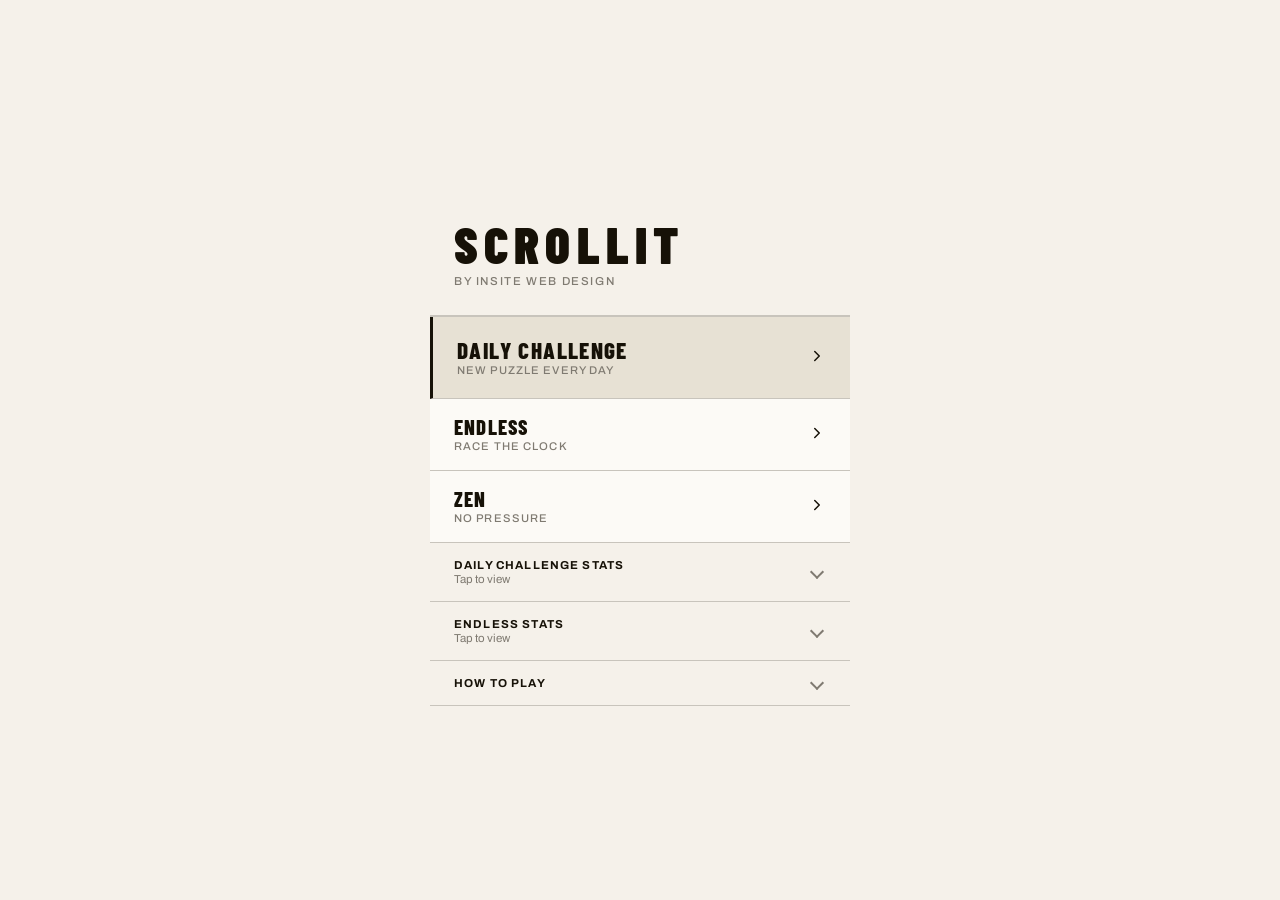
<file: index.html>
<!DOCTYPE html>
<html lang="en">

<head>
    <meta charset="UTF-8" />
    <meta name="viewport" content="width=device-width, initial-scale=1.0, user-scalable=no" />
    <title>Scrollit</title>
    <link rel="preconnect" href="https://fonts.googleapis.com" />
    <link rel="preconnect" href="https://fonts.gstatic.com" crossorigin />
    <link
        href="https://fonts.googleapis.com/css2?family=Barlow+Condensed:wght@400;600;700;800;900&family=Archivo:wght@400;500;700&display=swap"
        rel="stylesheet" />
    <link rel="stylesheet" href="style.css" />
    <style>
        body.home-page {
            justify-content: flex-start;
            min-height: 100dvh;
            padding: 32px 0 40px;
        }

        .home-container {
            display: flex;
            flex-direction: column;
            align-items: flex-start;
            gap: 0;
            margin: auto 0;
            padding: 0;
            max-width: 420px;
            width: 100%;
        }

        .home-brand {
            text-align: left;
            padding: 32px 24px 28px;
        }

        .home-logo {
            font-family: 'Barlow Condensed', sans-serif;
            font-size: 3.2rem;
            font-weight: 900;
            letter-spacing: 0.12em;
            color: var(--ink);
            margin-bottom: 6px;
            line-height: 1;
        }

        .home-tagline {
            font-family: 'Archivo', sans-serif;
            font-size: 0.72rem;
            font-weight: 500;
            letter-spacing: 0.14em;
            text-transform: uppercase;
            color: var(--muted);
        }

        /* Mode buttons */
        .home-modes {
            display: flex;
            flex-direction: column;
            width: 100%;
            border-top: 2px solid var(--border);
        }

        .home-panels {
            display: flex;
            flex-direction: column;
            width: 100%;
        }

        .mode-btn {
            display: flex;
            align-items: center;
            gap: 16px;
            width: 100%;
            padding: 18px 24px;
            border: none;
            border-bottom: 1px solid var(--border);
            background: var(--surface);
            cursor: pointer;
            transition: background 0.1s ease, color 0.1s ease;
            text-decoration: none;
            font-family: 'Barlow Condensed', sans-serif;
        }

        .mode-btn:hover {
            background: var(--ink);
        }

        .mode-btn:hover .mode-name {
            color: var(--surface);
        }

        .mode-btn:hover .mode-tag {
            color: oklch(65% 0.01 80);
        }

        .mode-btn:hover .mode-arrow {
            color: oklch(55% 0.01 80);
        }

        .mode-btn.challenge {
            padding: 22px 24px;
            background: oklch(91% 0.018 85);
            border-left: 3px solid var(--ink);
        }

        .mode-btn.challenge .mode-name {
            font-size: 1.45rem;
        }

        .mode-btn.challenge:hover {
            background: oklch(87% 0.02 85);
        }

        .mode-btn:active {
            background: oklch(25% 0.02 80);
        }

        .mode-tag {
            font-family: 'Archivo', sans-serif;
            font-size: 0.7rem;
            font-weight: 500;
            text-transform: uppercase;
            letter-spacing: 0.1em;
            color: var(--muted);
            display: block;
            margin-top: 2px;
        }

        .mode-name {
            font-size: 1.3rem;
            font-weight: 800;
            color: var(--ink);
            letter-spacing: 0.06em;
            text-transform: uppercase;
            line-height: 1;
            display: block;
        }

        .mode-text {
            display: flex;
            flex-direction: column;
        }

        .mode-arrow {
            margin-left: auto;
            color: var(--ink);
            flex-shrink: 0;
        }

        .home-accordion {
            width: 100%;
            border-bottom: 1px solid var(--border);
            overflow: hidden;
        }

        .home-accordion summary {
            list-style: none;
            cursor: pointer;
            display: flex;
            align-items: center;
            justify-content: space-between;
            gap: 16px;
            padding: 16px 24px;
            transition: background 0.1s ease;
        }

        .home-accordion summary:hover {
            background: oklch(93% 0.01 85);
        }

        .home-accordion summary::-webkit-details-marker {
            display: none;
        }

        .home-accordion-title {
            display: flex;
            flex-direction: column;
            gap: 2px;
            min-width: 0;
        }

        .home-accordion-label {
            font-family: 'Archivo', sans-serif;
            font-size: 0.72rem;
            font-weight: 700;
            letter-spacing: 0.1em;
            text-transform: uppercase;
            color: var(--ink);
        }

        .home-accordion-hint {
            font-family: 'Archivo', sans-serif;
            font-size: 0.72rem;
            font-weight: 400;
            color: var(--muted);
        }

        .home-chevron {
            width: 10px;
            height: 10px;
            border-right: 2px solid var(--muted);
            border-bottom: 2px solid var(--muted);
            transform: rotate(45deg);
            transition: transform 0.15s ease;
            flex-shrink: 0;
            margin-right: 4px;
        }

        .home-accordion[open] .home-chevron {
            transform: rotate(225deg);
            margin-top: 6px;
        }

        .home-accordion-body {
            padding: 0 24px 18px;
        }

        .stats-grid {
            display: grid;
            grid-template-columns: repeat(2, minmax(0, 1fr));
            gap: 14px 18px;
        }

        .stats-grid.single-line {
            grid-template-columns: repeat(4, minmax(0, 1fr));
        }

        .stat-item {
            min-width: 0;
        }

        .stat-item.wide {
            grid-column: 1 / -1;
        }

        .stat-value {
            display: block;
            font-family: 'Barlow Condensed', sans-serif;
            font-size: 1.4rem;
            font-weight: 800;
            color: var(--ink);
            line-height: 1;
            margin-bottom: 4px;
            letter-spacing: 0.02em;
        }

        .stat-copy {
            display: block;
            font-family: 'Archivo', sans-serif;
            font-size: 0.65rem;
            font-weight: 500;
            letter-spacing: 0.1em;
            text-transform: uppercase;
            color: var(--muted);
        }

        .home-howto {
            width: 100%;
            border-bottom: 1px solid var(--border);
        }

        .home-howto summary {
            list-style: none;
            cursor: pointer;
            display: flex;
            align-items: center;
            justify-content: space-between;
            gap: 16px;
            padding: 16px 24px;
            font-family: 'Archivo', sans-serif;
            font-size: 0.72rem;
            font-weight: 700;
            letter-spacing: 0.1em;
            text-transform: uppercase;
            color: var(--ink);
            transition: background 0.1s ease;
        }

        .home-howto summary:hover {
            background: oklch(93% 0.01 85);
        }

        .home-howto summary::-webkit-details-marker {
            display: none;
        }

        .home-howto[open] .home-chevron {
            transform: rotate(225deg);
            margin-top: 6px;
        }

        .howto-copy {
            padding: 0 24px 18px;
            display: flex;
            flex-direction: column;
            gap: 8px;
        }

        .howto-list {
            display: flex;
            flex-direction: column;
            gap: 8px;
            list-style: none;
        }

        .howto-list li {
            font-family: 'Archivo', sans-serif;
            font-size: 0.88rem;
            line-height: 1.5;
            color: var(--ink);
        }

        .howto-rule {
            font-weight: 700;
        }

        @media (max-width: 420px) {
            .stats-grid.single-line {
                grid-template-columns: repeat(2, minmax(0, 1fr));
            }
        }
    </style>
</head>

<body class="home-page">

    <div class="home-container">

        <!-- Brand -->
        <div class="home-brand">
            <h1 class="home-logo">SCROLLIT</h1>
            <p class="home-tagline">By Insite Web Design</p>
        </div>

        <!-- Mode buttons -->
        <nav class="home-modes">

            <!-- Challenge -->
            <a href="challenge.html" class="mode-btn challenge">
                <div class="mode-text">
                    <span class="mode-name">Daily Challenge</span>
                    <span class="mode-tag">New puzzle every day</span>
                </div>
                <div class="mode-arrow">
                    <svg width="18" height="18" viewBox="0 0 24 24" fill="none" stroke="currentColor" stroke-width="2"
                        stroke-linecap="round" stroke-linejoin="round">
                        <polyline points="9 18 15 12 9 6" />
                    </svg>
                </div>
            </a>

            <!-- Endless -->
            <a href="endless.html" class="mode-btn endless">
                <div class="mode-text">
                    <span class="mode-name">Endless</span>
                    <span class="mode-tag">Race the clock</span>
                </div>
                <div class="mode-arrow">
                    <svg width="18" height="18" viewBox="0 0 24 24" fill="none" stroke="currentColor" stroke-width="2"
                        stroke-linecap="round" stroke-linejoin="round">
                        <polyline points="9 18 15 12 9 6" />
                    </svg>
                </div>
            </a>

            <!-- Zen -->
            <a href="zen.html" class="mode-btn zen">
                <div class="mode-text">
                    <span class="mode-name">Zen</span>
                    <span class="mode-tag">No pressure</span>
                </div>
                <div class="mode-arrow">
                    <svg width="18" height="18" viewBox="0 0 24 24" fill="none" stroke="currentColor" stroke-width="2"
                        stroke-linecap="round" stroke-linejoin="round">
                        <polyline points="9 18 15 12 9 6" />
                    </svg>
                </div>
            </a>

        </nav>

        <section class="home-panels">
            <details class="home-accordion">
                <summary>
                    <span class="home-accordion-title">
                        <span class="home-accordion-label">Daily Challenge Stats</span>
                        <span class="home-accordion-hint">Tap to view</span>
                    </span>
                    <span class="home-chevron" aria-hidden="true"></span>
                </summary>
                <div class="home-accordion-body">
                    <div class="stats-grid">
                        <div class="stat-item">
                            <span class="stat-value" id="daily-total-wins">0</span>
                            <span class="stat-copy">Wins</span>
                        </div>
                        <div class="stat-item">
                            <span class="stat-value" id="daily-current-streak">0</span>
                            <span class="stat-copy">Current streak</span>
                        </div>
                        <div class="stat-item">
                            <span class="stat-value" id="daily-best-streak">0</span>
                            <span class="stat-copy">Best streak</span>
                        </div>
                        <div class="stat-item">
                            <span class="stat-value" id="daily-average-steps">0.0</span>
                            <span class="stat-copy">Avg. steps</span>
                        </div>
                        <div class="stat-item wide">
                            <span class="stat-value" id="daily-last-solved">Not yet</span>
                            <span class="stat-copy">Last solved</span>
                        </div>
                    </div>
                </div>
            </details>

            <details class="home-accordion">
                <summary>
                    <span class="home-accordion-title">
                        <span class="home-accordion-label">Endless Stats</span>
                        <span class="home-accordion-hint">Tap to view</span>
                    </span>
                    <span class="home-chevron" aria-hidden="true"></span>
                </summary>
                <div class="home-accordion-body">
                    <div class="stats-grid single-line">
                        <div class="stat-item">
                            <span class="stat-value" id="endless-best-score">0</span>
                            <span class="stat-copy">Best</span>
                        </div>
                        <div class="stat-item">
                            <span class="stat-value" id="endless-last-score">0</span>
                            <span class="stat-copy">Last run</span>
                        </div>
                        <div class="stat-item">
                            <span class="stat-value" id="endless-total-runs">0</span>
                            <span class="stat-copy">Runs</span>
                        </div>
                        <div class="stat-item">
                            <span class="stat-value" id="endless-average-score">0.0</span>
                            <span class="stat-copy">Avg. score</span>
                        </div>
                    </div>
                </div>
            </details>
        </section>

        <details class="home-howto">
            <summary>
                <span>How to play</span>
                <span class="home-chevron" aria-hidden="true"></span>
            </summary>
            <div class="howto-copy">
                <ul class="howto-list">
                    <li><span class="howto-rule">Change exactly one letter</span> each turn.</li>
                    <li><span class="howto-rule">Every guess must be a real 4-letter word.</span></li>
                    <li><span class="howto-rule">Do not change the same slot twice in a row.</span></li>
                    <li>Spin a wheel, then press the check button or hit <code>Enter</code>.</li>
                </ul>
            </div>
        </details>

    </div>

    <script src="app.js"></script>
    <script src="home.js"></script>
</body>

</html>
</file>
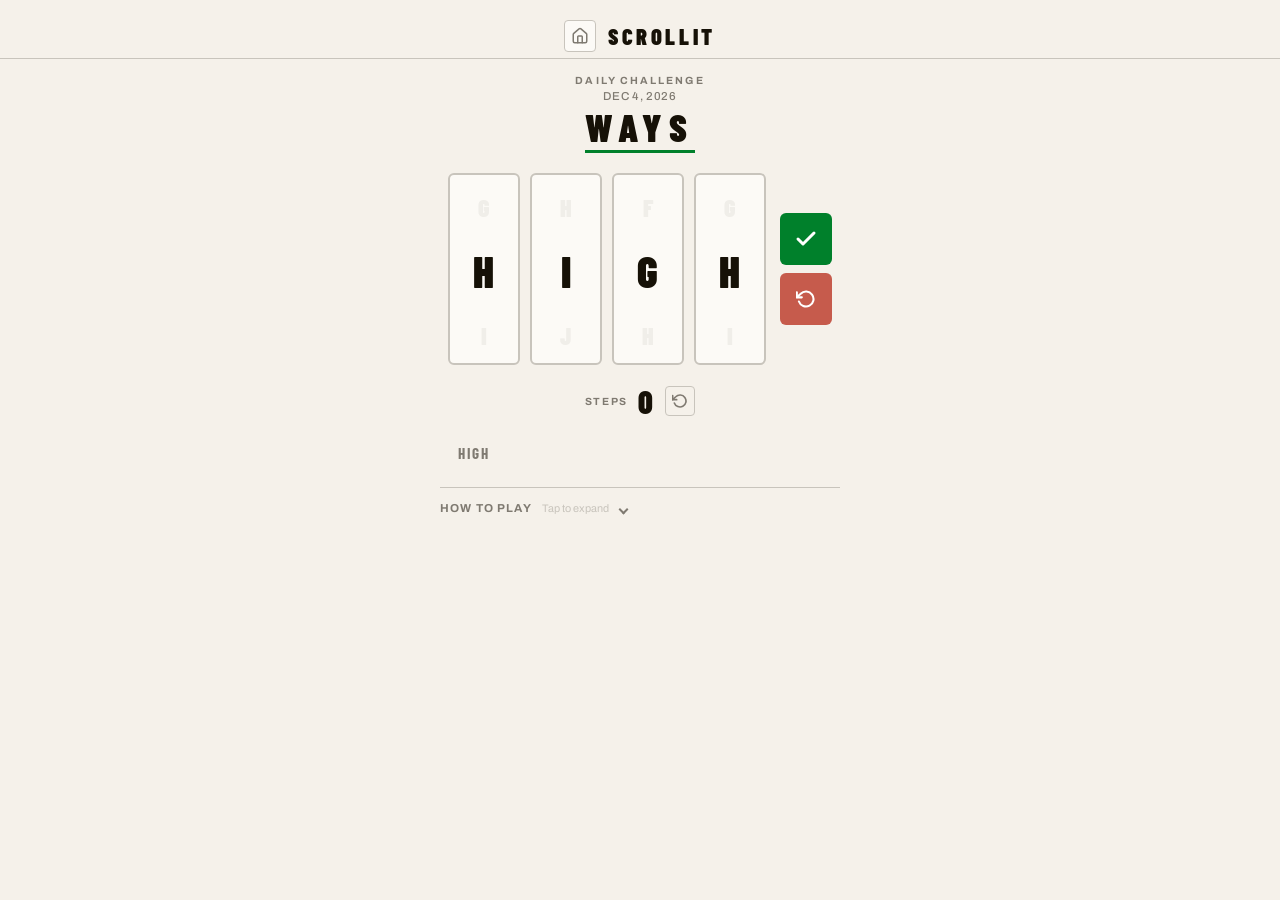
<file: challenge.html>
<!DOCTYPE html>
<html lang="en">

<head>
  <meta charset="UTF-8" />
  <meta name="viewport" content="width=device-width, initial-scale=1.0, user-scalable=no" />
  <title>Scrollit — Daily Challenge</title>
  <link rel="preconnect" href="https://fonts.googleapis.com" />
  <link rel="preconnect" href="https://fonts.gstatic.com" crossorigin />
  <link href="https://fonts.googleapis.com/css2?family=Barlow+Condensed:wght@400;600;700;800;900&family=Archivo:wght@400;500;700&display=swap"
    rel="stylesheet" />
  <link rel="stylesheet" href="style.css" />
</head>

<body>

  <!-- Toast container -->
  <div id="toast-container"></div>

  <!-- Header -->
  <header class="header">
    <div class="header-brand">
      <a href="index.html" class="btn-home" aria-label="Home">
        <svg width="18" height="18" viewBox="0 0 24 24" fill="none" stroke="currentColor" stroke-width="2"
          stroke-linecap="round" stroke-linejoin="round">
          <path d="M15 21v-8a1 1 0 0 0-1-1h-4a1 1 0 0 0-1 1v8" />
          <path
            d="M3 10a2 2 0 0 1 .709-1.528l7-5.999a2 2 0 0 1 2.582 0l7 5.999A2 2 0 0 1 21 10v9a2 2 0 0 1-2 2H5a2 2 0 0 1-2-2z" />
        </svg>
      </a>
      <h1 class="logo">SCROLLIT</h1>
    </div>
  </header>

  <!-- Target word display -->
  <div class="target-section">
    <span class="target-label">Daily Challenge</span>
    <div class="daily-date" id="puzzle-date">Apr 1, 2026</div>
    <div class="target-word" id="target-word">WORD</div>
  </div>

  <!-- Scroll wheels + buttons -->
  <div class="game-area">
    <div class="wheels-row">
      <div class="letter-column" data-index="0"></div>
      <div class="letter-column" data-index="1"></div>
      <div class="letter-column" data-index="2"></div>
      <div class="letter-column" data-index="3"></div>
      <div class="buttons-col">
        <button class="btn-check" id="checkmark-btn" aria-label="Submit guess">
          <svg width="24" height="24" viewBox="0 0 24 24" fill="none" stroke="white" stroke-width="3"
            stroke-linecap="round" stroke-linejoin="round">
            <polyline points="20 6 9 17 4 12" />
          </svg>
        </button>
        <button class="btn-reset" id="reset-btn" aria-label="Reset wheels">
          <svg width="20" height="20" viewBox="0 0 24 24" fill="none" stroke="white" stroke-width="2.5"
            stroke-linecap="round" stroke-linejoin="round">
            <polyline points="1 4 1 10 7 10" />
            <path d="M3.51 15a9 9 0 1 0 2.13-9.36L1 10" />
          </svg>
        </button>
      </div>
    </div>
  </div>

  <!-- Step counter -->
  <div class="steps-display">
    <span class="steps-label">Steps</span>
    <span class="steps-count" id="steps-count">0</span>
    <button class="btn-restart-inline" id="restart-btn" aria-label="Restart puzzle">
      <svg width="16" height="16" viewBox="0 0 24 24" fill="none" stroke="currentColor" stroke-width="2.5"
        stroke-linecap="round" stroke-linejoin="round">
        <polyline points="1 4 1 10 7 10" />
        <path d="M3.51 15a9 9 0 1 0 2.13-9.36L1 10" />
      </svg>
    </button>
  </div>

  <!-- Word chain / history -->
  <div class="chain-section">
    <div class="chain-track" id="chain-track">
      <!-- words will be inserted here -->
    </div>
  </div>

  <details class="inline-help">
    <summary class="inline-help-summary">
      <span class="inline-help-title">How to play</span>
      <span class="inline-help-meta">Tap to expand</span>
    </summary>
    <ul class="inline-help-list">
      <li>Change exactly one letter each turn.</li>
      <li>Every guess must be a real 4-letter word.</li>
      <li>You cannot change the same slot twice in a row.</li>
      <li>Reach the target word shown above.</li>
    </ul>
  </details>

  <!-- Win overlay -->
  <div class="overlay" id="win-overlay">
    <div class="win-card">
      <div class="win-emoji">🎉</div>
      <h2 class="win-title">Solved!</h2>
      <div class="win-stats">
        <div class="stat-block">
          <span class="stat-number" id="win-steps">0</span>
          <span class="stat-label">Your steps</span>
        </div>
        <div class="stat-divider"></div>
        <div class="stat-block">
          <span class="stat-number" id="win-optimal">0</span>
          <span class="stat-label">Best possible</span>
        </div>
      </div>
      <div class="win-chain-label">Your Path</div>
      <div class="win-chain" id="win-chain"></div>
      <div class="win-chain-label">(An) Optimal Path</div>
      <div class="win-chain optimal" id="win-optimal-chain"></div>
      <div class="overlay-status" id="win-status"></div>
      <div class="win-buttons">
        <button class="btn-restart" id="btn-restart">Restart</button>
        <button class="btn-play-again" id="btn-close">Close</button>
      </div>
    </div>
  </div>

  <script src="app.js"></script>
  <script src="game.js"></script>
</body>

</html>
</file>
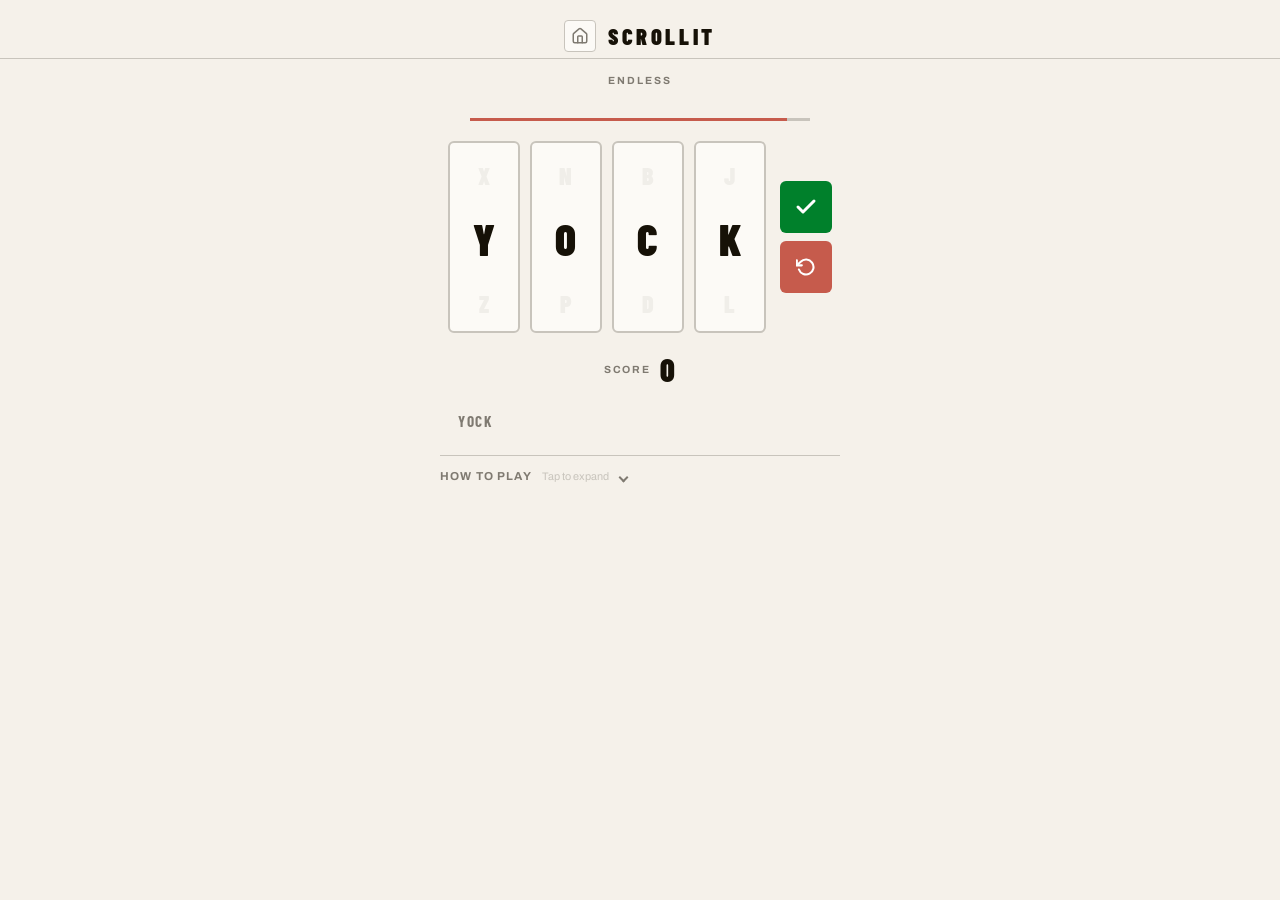
<file: endless.html>
<!DOCTYPE html>
<html lang="en">

<head>
    <meta charset="UTF-8" />
    <meta name="viewport" content="width=device-width, initial-scale=1.0, user-scalable=no" />
    <title>Scrollit — Endless</title>
    <link rel="preconnect" href="https://fonts.googleapis.com" />
    <link rel="preconnect" href="https://fonts.gstatic.com" crossorigin />
    <link href="https://fonts.googleapis.com/css2?family=Barlow+Condensed:wght@400;600;700;800;900&family=Archivo:wght@400;500;700&display=swap"
        rel="stylesheet" />
    <link rel="stylesheet" href="style.css" />
    <style>
        .timer-bar-track {
            width: 100%;
            max-width: 340px;
            height: 3px;
            background: var(--border);
            margin: 12px auto 20px;
            overflow: hidden;
        }

        .timer-bar-fill {
            height: 100%;
            width: 100%;
            background: var(--accent-locked);
            transition: width 0.25s linear;
        }
    </style>
</head>

<body>

    <!-- Toast container -->
    <div id="toast-container"></div>

    <!-- Header -->
    <header class="header">
        <div class="header-brand">
            <a href="index.html" class="btn-home" aria-label="Home">
                <svg width="18" height="18" viewBox="0 0 24 24" fill="none" stroke="currentColor" stroke-width="2"
                    stroke-linecap="round" stroke-linejoin="round">
                    <path d="M15 21v-8a1 1 0 0 0-1-1h-4a1 1 0 0 0-1 1v8" />
                    <path
                        d="M3 10a2 2 0 0 1 .709-1.528l7-5.999a2 2 0 0 1 2.582 0l7 5.999A2 2 0 0 1 21 10v9a2 2 0 0 1-2 2H5a2 2 0 0 1-2-2z" />
                </svg>
            </a>
            <h1 class="logo">SCROLLIT</h1>
        </div>
    </header>

    <!-- Mode label -->
    <div class="target-section">
        <span class="target-label">ENDLESS</span>
    </div>

    <!-- Timer bar -->
    <div class="timer-bar-track">
        <div class="timer-bar-fill" id="timer-bar"></div>
    </div>

    <!-- Scroll wheels + buttons -->
    <div class="game-area">
        <div class="wheels-row">
            <div class="letter-column" data-index="0"></div>
            <div class="letter-column" data-index="1"></div>
            <div class="letter-column" data-index="2"></div>
            <div class="letter-column" data-index="3"></div>
            <div class="buttons-col">
                <button class="btn-check" id="checkmark-btn" aria-label="Submit guess">
                    <svg width="24" height="24" viewBox="0 0 24 24" fill="none" stroke="white" stroke-width="3"
                        stroke-linecap="round" stroke-linejoin="round">
                        <polyline points="20 6 9 17 4 12" />
                    </svg>
                </button>
                <button class="btn-reset" id="reset-btn" aria-label="Reset wheels">
                    <svg width="20" height="20" viewBox="0 0 24 24" fill="none" stroke="white" stroke-width="2.5"
                        stroke-linecap="round" stroke-linejoin="round">
                        <polyline points="1 4 1 10 7 10" />
                        <path d="M3.51 15a9 9 0 1 0 2.13-9.36L1 10" />
                    </svg>
                </button>
            </div>
        </div>
    </div>

    <!-- Score counter -->
    <div class="steps-display">
        <span class="steps-label">Score</span>
        <span class="steps-count" id="score-count">0</span>
    </div>

    <!-- Word chain / history -->
    <div class="chain-section">
        <div class="chain-track" id="chain-track">
            <!-- words will be inserted here -->
        </div>
    </div>

    <details class="inline-help">
        <summary class="inline-help-summary">
            <span class="inline-help-title">How to play</span>
            <span class="inline-help-meta">Tap to expand</span>
        </summary>
        <ul class="inline-help-list">
            <li>Change exactly one letter each turn.</li>
            <li>Every guess must be a real 4-letter word.</li>
            <li>You cannot change the same slot twice in a row.</li>
            <li>Every valid word resets the 15-second timer.</li>
        </ul>
    </details>

    <!-- Game over overlay -->
    <div class="overlay" id="gameover-overlay">
        <div class="win-card">
            <div class="win-emoji">⏱️</div>
            <h2 class="win-title" id="gameover-title">Time's Up!</h2>
            <div class="win-stats">
                <div class="stat-block">
                    <span class="stat-number" id="gameover-score">0</span>
                    <span class="stat-label">Score</span>
                </div>
                <div class="stat-divider"></div>
                <div class="stat-block">
                    <span class="stat-number" id="gameover-highscore">0</span>
                    <span class="stat-label">Best</span>
                </div>
            </div>
            <div class="win-chain-label">Your Path</div>
            <div class="win-chain" id="gameover-chain"></div>
            <div class="win-buttons">
                <button class="btn-play-again" id="btn-play-again">Play Again</button>
            </div>
        </div>
    </div>

    <script src="app.js"></script>
    <script src="endless.js"></script>
</body>

</html>
</file>
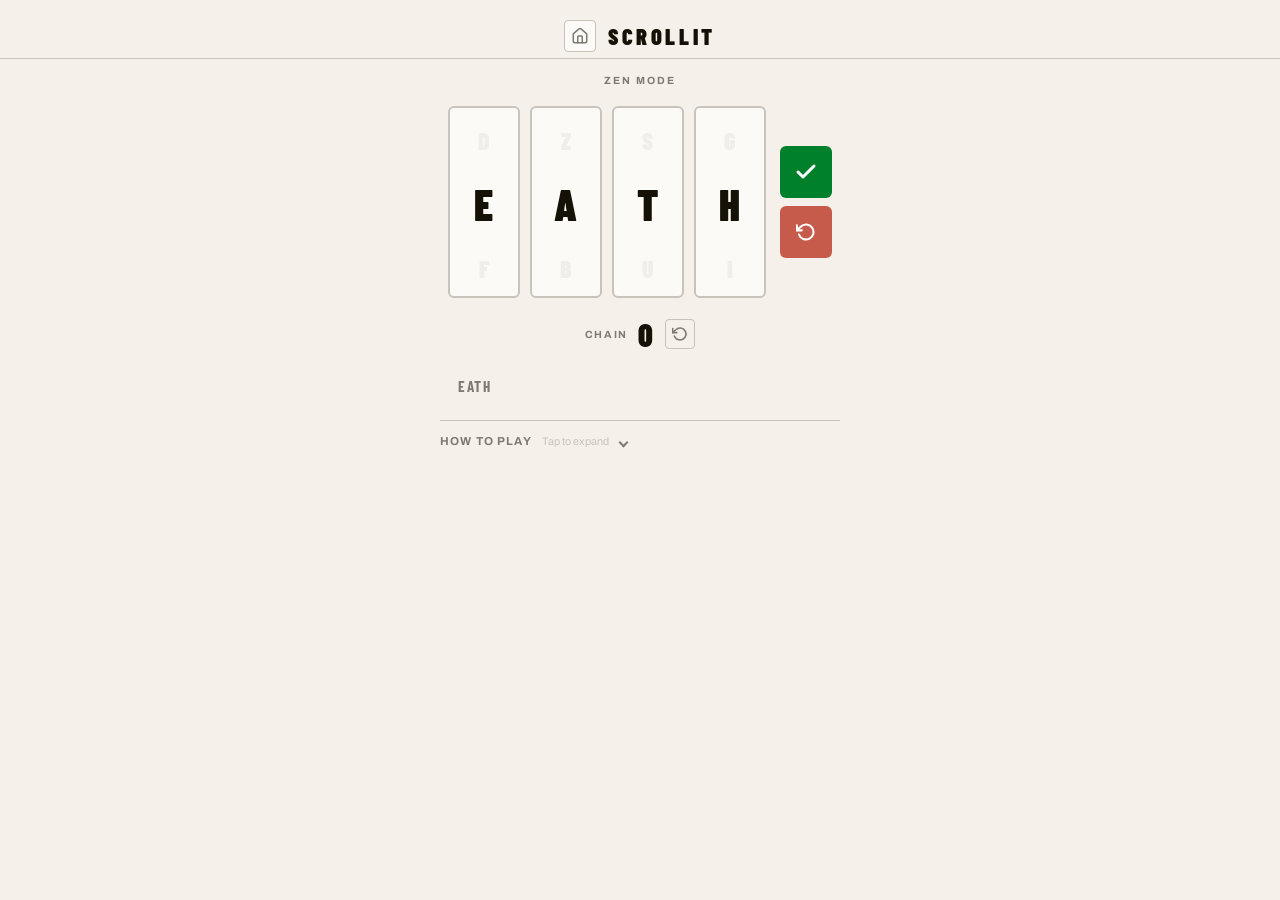
<file: zen.html>
<!DOCTYPE html>
<html lang="en">

<head>
    <meta charset="UTF-8" />
    <meta name="viewport" content="width=device-width, initial-scale=1.0, user-scalable=no" />
    <title>Scrollit — Zen</title>
    <link rel="preconnect" href="https://fonts.googleapis.com" />
    <link rel="preconnect" href="https://fonts.gstatic.com" crossorigin />
    <link href="https://fonts.googleapis.com/css2?family=Barlow+Condensed:wght@400;600;700;800;900&family=Archivo:wght@400;500;700&display=swap"
        rel="stylesheet" />
    <link rel="stylesheet" href="style.css" />
</head>

<body>

    <!-- Toast container -->
    <div id="toast-container"></div>

    <!-- Header -->
    <header class="header">
        <div class="header-brand">
            <a href="index.html" class="btn-home" aria-label="Home">
                <svg width="18" height="18" viewBox="0 0 24 24" fill="none" stroke="currentColor" stroke-width="2"
                    stroke-linecap="round" stroke-linejoin="round">
                    <path d="M15 21v-8a1 1 0 0 0-1-1h-4a1 1 0 0 0-1 1v8" />
                    <path
                        d="M3 10a2 2 0 0 1 .709-1.528l7-5.999a2 2 0 0 1 2.582 0l7 5.999A2 2 0 0 1 21 10v9a2 2 0 0 1-2 2H5a2 2 0 0 1-2-2z" />
                </svg>
            </a>
            <h1 class="logo">SCROLLIT</h1>
        </div>
    </header>

    <!-- Mode label -->
    <div class="target-section">
        <span class="target-label">ZEN MODE</span>
    </div>

    <!-- Scroll wheels + buttons -->
    <div class="game-area">
        <div class="wheels-row">
            <div class="letter-column" data-index="0"></div>
            <div class="letter-column" data-index="1"></div>
            <div class="letter-column" data-index="2"></div>
            <div class="letter-column" data-index="3"></div>
            <div class="buttons-col">
                <button class="btn-check" id="checkmark-btn" aria-label="Submit guess">
                    <svg width="24" height="24" viewBox="0 0 24 24" fill="none" stroke="white" stroke-width="3"
                        stroke-linecap="round" stroke-linejoin="round">
                        <polyline points="20 6 9 17 4 12" />
                    </svg>
                </button>
                <button class="btn-reset" id="reset-btn" aria-label="Reset wheels">
                    <svg width="20" height="20" viewBox="0 0 24 24" fill="none" stroke="white" stroke-width="2.5"
                        stroke-linecap="round" stroke-linejoin="round">
                        <polyline points="1 4 1 10 7 10" />
                        <path d="M3.51 15a9 9 0 1 0 2.13-9.36L1 10" />
                    </svg>
                </button>
            </div>
        </div>
    </div>

    <!-- Chain length counter -->
    <div class="steps-display">
        <span class="steps-label">Chain</span>
        <span class="steps-count" id="chain-count">0</span>
        <button class="btn-restart-inline" id="restart-btn" aria-label="New game">
            <svg width="16" height="16" viewBox="0 0 24 24" fill="none" stroke="currentColor" stroke-width="2.5"
                stroke-linecap="round" stroke-linejoin="round">
                <polyline points="1 4 1 10 7 10" />
                <path d="M3.51 15a9 9 0 1 0 2.13-9.36L1 10" />
            </svg>
        </button>
    </div>

    <!-- Word chain / history -->
    <div class="chain-section">
        <div class="chain-track" id="chain-track">
            <!-- words will be inserted here -->
        </div>
    </div>

    <details class="inline-help">
        <summary class="inline-help-summary">
            <span class="inline-help-title">How to play</span>
            <span class="inline-help-meta">Tap to expand</span>
        </summary>
        <ul class="inline-help-list">
            <li>Change exactly one letter each turn.</li>
            <li>Every guess must be a real 4-letter word.</li>
            <li>You cannot change the same slot twice in a row.</li>
            <li>Keep the chain going as long as you can.</li>
        </ul>
    </details>

    <script src="zen.js"></script>
</body>

</html>
</file>
<file: style.css>
/* ===== DESIGN TOKENS ===== */
:root {
    --bg:           oklch(96% 0.01 85);
    --surface:      oklch(98.5% 0.005 85);
    --ink:          oklch(18% 0.02 80);
    --border:       oklch(82% 0.012 85);
    --muted:        oklch(58% 0.015 80);
    --accent-win:   oklch(52% 0.16 148);
    --accent-locked: oklch(60% 0.14 30);

    --font-display: 'Barlow Condensed', sans-serif;
    --font-ui:      'Archivo', sans-serif;
}

/* ===== RESET & BASE ===== */
*,
*::before,
*::after {
    margin: 0;
    padding: 0;
    box-sizing: border-box;
}

html {
    -webkit-text-size-adjust: 100%;
}

body {
    min-height: 100dvh;
    font-family: var(--font-ui);
    background: var(--bg);
    color: var(--ink);
    display: flex;
    flex-direction: column;
    align-items: center;
    overflow-x: hidden;
    -webkit-font-smoothing: antialiased;
    padding-bottom: 40px;
}

/* ===== TOAST ===== */
#toast-container {
    position: fixed;
    top: 20px;
    left: 50%;
    transform: translateX(-50%);
    z-index: 1000;
    display: flex;
    flex-direction: column;
    align-items: center;
    gap: 8px;
    pointer-events: none;
}

.toast {
    background: var(--ink);
    color: var(--surface);
    padding: 10px 24px;
    border-radius: 4px;
    font-family: var(--font-ui);
    font-size: 0.8rem;
    font-weight: 500;
    letter-spacing: 0.08em;
    text-transform: uppercase;
    animation: toast-in 0.2s ease-out, toast-out 0.2s ease-in 1.8s forwards;
    white-space: nowrap;
}

@keyframes toast-in {
    from { opacity: 0; transform: translateY(-8px); }
    to   { opacity: 1; transform: translateY(0); }
}

@keyframes toast-out {
    from { opacity: 1; transform: translateY(0); }
    to   { opacity: 0; transform: translateY(-8px); }
}

/* ===== HEADER ===== */
.header {
    padding: 20px 0 6px;
    width: 100%;
    display: flex;
    justify-content: center;
    border-bottom: 1px solid var(--border);
}

.header-brand {
    display: inline-flex;
    align-items: center;
    gap: 12px;
}

.logo {
    font-family: var(--font-display);
    font-size: 1.4rem;
    font-weight: 900;
    letter-spacing: 0.16em;
    color: var(--ink);
    line-height: 1;
    text-transform: uppercase;
}

.btn-home {
    width: 32px;
    height: 32px;
    border-radius: 4px;
    border: 1.5px solid var(--border);
    background: var(--surface);
    cursor: pointer;
    color: var(--muted);
    display: flex;
    align-items: center;
    justify-content: center;
    text-decoration: none;
    transition: border-color 0.1s ease, color 0.1s ease;
}

.btn-home:hover {
    border-color: var(--ink);
    color: var(--ink);
}

.btn-home:active {
    background: var(--border);
}

/* ===== TARGET ===== */
.target-section {
    display: flex;
    flex-direction: column;
    align-items: center;
    gap: 4px;
    padding: 16px 0 20px;
}

.target-label {
    font-family: var(--font-ui);
    font-size: 0.65rem;
    font-weight: 700;
    letter-spacing: 0.2em;
    text-transform: uppercase;
    color: var(--muted);
}

.daily-date {
    font-family: var(--font-ui);
    font-size: 0.72rem;
    font-weight: 500;
    letter-spacing: 0.06em;
    text-transform: uppercase;
    color: var(--muted);
}

.target-word {
    font-family: var(--font-display);
    font-size: 2.4rem;
    font-weight: 900;
    letter-spacing: 0.2em;
    text-transform: uppercase;
    color: var(--ink);
    border-bottom: 3px solid var(--accent-win);
    padding-bottom: 2px;
    line-height: 1.1;
}

.inline-help {
    width: calc(100% - 32px);
    max-width: 400px;
    margin-top: 12px;
    border-top: 1px solid var(--border);
    padding-top: 10px;
}

.inline-help summary {
    list-style: none;
    cursor: pointer;
}

.inline-help summary::-webkit-details-marker {
    display: none;
}

.inline-help-summary {
    display: inline-flex;
    align-items: center;
    gap: 10px;
    position: relative;
    padding-right: 18px;
}

.inline-help-summary::after {
    content: '';
    width: 7px;
    height: 7px;
    border-right: 2px solid var(--muted);
    border-bottom: 2px solid var(--muted);
    transform: rotate(45deg);
    position: absolute;
    right: 0;
    top: 4px;
    transition: transform 0.15s ease, top 0.15s ease;
}

.inline-help[open] .inline-help-summary::after {
    transform: rotate(225deg);
    top: 8px;
}

.inline-help-title {
    font-family: var(--font-ui);
    font-size: 0.72rem;
    font-weight: 700;
    letter-spacing: 0.1em;
    text-transform: uppercase;
    color: var(--muted);
}

.inline-help-meta {
    font-family: var(--font-ui);
    font-size: 0.68rem;
    font-weight: 400;
    color: var(--border);
}

.inline-help-list {
    display: flex;
    flex-direction: column;
    gap: 7px;
    padding: 10px 0 0;
    color: var(--ink);
    font-family: var(--font-ui);
    font-size: 0.85rem;
    line-height: 1.5;
    list-style: none;
}

/* ===== GAME AREA ===== */
.game-area {
    display: flex;
    justify-content: center;
    padding: 0 16px;
}

.wheels-row {
    display: flex;
    align-items: center;
    gap: 10px;
}

/* ===== LETTER COLUMNS ===== */
.letter-column {
    width: 72px;
    height: 192px;
    overflow: hidden;
    display: flex;
    flex-direction: column;
    align-items: center;
    border: 2px solid var(--border);
    border-radius: 6px;
    background: var(--surface);
    cursor: grab;
    user-select: none;
    -webkit-user-select: none;
    transition: border-color 0.15s ease;
    position: relative;
    touch-action: none;
}

.letter-column:active {
    cursor: grabbing;
}

.letter-column.last-used {
    border-color: var(--accent-locked);
}

.letter-wrapper {
    position: relative;
    display: flex;
    flex-direction: column;
    will-change: transform;
}

.letter {
    width: 72px;
    height: 64px;
    display: flex;
    align-items: center;
    justify-content: center;
    font-family: var(--font-display);
    font-size: 2.4rem;
    font-weight: 900;
    color: var(--border);
    transition: color 0.1s ease;
    pointer-events: none;
    text-transform: uppercase;
    letter-spacing: 0.02em;
}

.letter.active {
    color: var(--ink);
    font-size: 2.7rem;
}

.letter-above,
.letter-below {
    opacity: 0.22;
    font-size: 1.5rem;
}

/* ===== BUTTONS ===== */
.buttons-col {
    display: flex;
    flex-direction: column;
    gap: 8px;
    margin-left: 4px;
}

.btn-check,
.btn-reset {
    width: 52px;
    height: 52px;
    border: none;
    border-radius: 6px;
    display: flex;
    align-items: center;
    justify-content: center;
    cursor: pointer;
    transition: filter 0.1s ease;
}

.btn-check {
    background: var(--accent-win);
}

.btn-reset {
    background: var(--accent-locked);
}

.btn-check:hover,
.btn-reset:hover {
    filter: brightness(0.88);
}

.btn-check:active,
.btn-reset:active {
    filter: brightness(0.76);
}

/* ===== STEPS ===== */
.steps-display {
    display: flex;
    align-items: center;
    gap: 10px;
    padding: 20px 0 14px;
}

.steps-label {
    font-family: var(--font-ui);
    font-size: 0.65rem;
    font-weight: 700;
    letter-spacing: 0.16em;
    text-transform: uppercase;
    color: var(--muted);
}

.steps-count {
    font-family: var(--font-display);
    font-size: 2rem;
    font-weight: 900;
    color: var(--ink);
    line-height: 1;
    letter-spacing: 0.02em;
}

.btn-restart-inline {
    background: none;
    border: 1.5px solid var(--border);
    border-radius: 4px;
    width: 30px;
    height: 30px;
    display: flex;
    align-items: center;
    justify-content: center;
    cursor: pointer;
    color: var(--muted);
    transition: border-color 0.1s ease, color 0.1s ease;
    margin-left: 2px;
}

.btn-restart-inline:hover {
    border-color: var(--ink);
    color: var(--ink);
}

.btn-restart-inline:active {
    background: var(--border);
}

/* ===== WORD CHAIN ===== */
.chain-section {
    width: 100%;
    max-width: 400px;
    padding: 0 16px;
    overflow-x: auto;
    -webkit-overflow-scrolling: touch;
    scrollbar-width: none;
}

.chain-section::-webkit-scrollbar {
    display: none;
}

.chain-track {
    display: flex;
    gap: 0;
    padding: 6px 0;
    min-height: 44px;
    align-items: center;
}

.chain-word {
    flex-shrink: 0;
    font-family: var(--font-display);
    font-size: 0.95rem;
    font-weight: 700;
    letter-spacing: 0.1em;
    text-transform: uppercase;
    color: var(--muted);
    padding: 0 2px;
}

.chain-word:first-child {
    color: var(--ink);
}

.chain-word.start-word {
    color: var(--muted);
}

.chain-word.target-word {
    color: var(--accent-win);
    font-weight: 900;
}

/* chain arrow */
.chain-arrow {
    flex-shrink: 0;
    font-size: 0.7rem;
    color: var(--muted);
    font-weight: 600;
    padding: 0 4px;
}

/* ===== WIN OVERLAY ===== */
.overlay {
    position: fixed;
    inset: 0;
    background: oklch(18% 0.02 80 / 0.5);
    display: flex;
    align-items: center;
    justify-content: center;
    z-index: 900;
    opacity: 0;
    pointer-events: none;
    transition: opacity 0.25s ease;
}

.overlay.active {
    opacity: 1;
    pointer-events: all;
}

.win-card {
    background: var(--surface);
    border: 2px solid var(--ink);
    border-radius: 6px;
    padding: 32px 28px;
    max-width: 360px;
    width: 90%;
    text-align: center;
    transform: translateY(16px);
    transition: transform 0.3s cubic-bezier(0.16, 1, 0.3, 1);
}

.overlay.active .win-card {
    transform: translateY(0);
}

.win-emoji {
    font-size: 2.2rem;
    margin-bottom: 6px;
}

.win-title {
    font-family: var(--font-display);
    font-size: 1.8rem;
    font-weight: 900;
    letter-spacing: 0.1em;
    text-transform: uppercase;
    color: var(--ink);
    margin-bottom: 20px;
}

.win-stats {
    display: flex;
    align-items: center;
    justify-content: center;
    gap: 24px;
    margin-bottom: 20px;
}

.stat-block {
    display: flex;
    flex-direction: column;
    align-items: center;
    gap: 4px;
}

.stat-number {
    font-family: var(--font-display);
    font-size: 2.4rem;
    font-weight: 900;
    color: var(--accent-win);
    line-height: 1;
    letter-spacing: 0.02em;
}

.stat-label {
    font-family: var(--font-ui);
    font-size: 0.65rem;
    font-weight: 700;
    letter-spacing: 0.1em;
    text-transform: uppercase;
    color: var(--muted);
}

.stat-divider {
    width: 1px;
    height: 40px;
    background: var(--border);
}

.win-chain-label {
    font-family: var(--font-ui);
    font-size: 0.65rem;
    font-weight: 700;
    letter-spacing: 0.12em;
    text-transform: uppercase;
    color: var(--muted);
    margin-bottom: 8px;
    text-align: left;
}

.win-chain {
    display: flex;
    flex-wrap: wrap;
    gap: 0;
    justify-content: flex-start;
    margin-bottom: 16px;
    padding: 10px 12px;
    background: var(--bg);
    border: 1px solid var(--border);
    border-radius: 4px;
}

.win-chain.optimal {
    border-color: var(--accent-win);
    margin-bottom: 14px;
}

.win-chain .chain-word {
    font-size: 0.82rem;
    padding: 0 2px;
}

.win-chain .chain-arrow {
    font-size: 0.6rem;
    align-self: center;
    padding: 0 3px;
}

.win-buttons {
    display: flex;
    gap: 8px;
    justify-content: center;
    margin-top: 4px;
}

.overlay-status {
    font-family: var(--font-ui);
    font-size: 0.82rem;
    font-weight: 400;
    color: var(--muted);
    line-height: 1.4;
    text-align: center;
    margin-bottom: 16px;
}

.btn-restart {
    padding: 11px 24px;
    border: 1.5px solid var(--border);
    border-radius: 4px;
    background: var(--surface);
    font-family: var(--font-ui);
    font-size: 0.82rem;
    font-weight: 700;
    letter-spacing: 0.06em;
    text-transform: uppercase;
    color: var(--ink);
    cursor: pointer;
    transition: border-color 0.1s ease;
}

.btn-restart:hover {
    border-color: var(--ink);
}

.btn-restart:active {
    background: var(--border);
}

.btn-play-again {
    padding: 11px 24px;
    border: none;
    border-radius: 4px;
    font-family: var(--font-ui);
    font-size: 0.82rem;
    font-weight: 700;
    letter-spacing: 0.06em;
    text-transform: uppercase;
    cursor: pointer;
    background: var(--ink);
    color: var(--surface);
    transition: filter 0.1s ease;
}

.btn-play-again:hover {
    filter: brightness(1.2);
}

.btn-play-again:active {
    filter: brightness(0.85);
}

/* ===== RESPONSIVE ===== */
@media (max-width: 420px) {
    .letter-column {
        width: 62px;
        height: 168px;
    }

    .letter {
        width: 62px;
        height: 56px;
        font-size: 2rem;
    }

    .letter.active {
        font-size: 2.3rem;
    }

    .letter-above,
    .letter-below {
        font-size: 1.2rem;
    }

    .wheels-row {
        gap: 7px;
    }

    .btn-check,
    .btn-reset {
        width: 46px;
        height: 46px;
    }

    .target-word {
        font-size: 1.9rem;
    }
}

@media (max-width: 480px) {
    .inline-help {
        width: calc(100% - 24px);
    }
}
</file>
